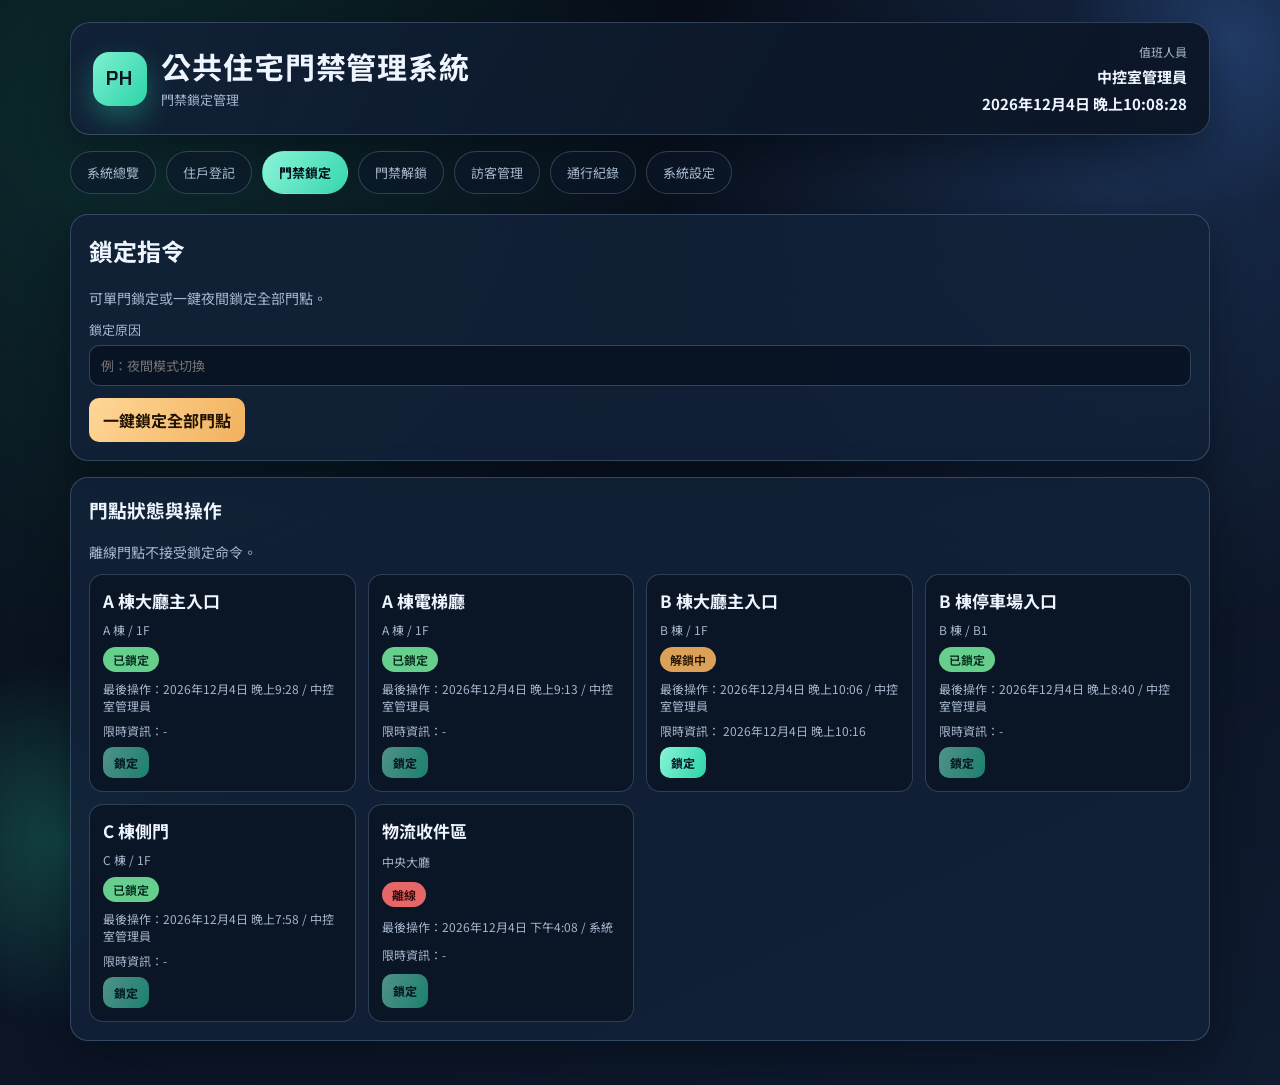
<file: lock.html>
﻿<!doctype html>
<html lang="zh-Hant">
  <head>
    <meta charset="utf-8" />
    <meta name="viewport" content="width=device-width, initial-scale=1" />
    <title>公共住宅門禁管理系統｜門禁鎖定</title>
    <link rel="preconnect" href="https://fonts.googleapis.com" />
    <link rel="preconnect" href="https://fonts.gstatic.com" crossorigin />
    <link
      href="https://fonts.googleapis.com/css2?family=Chakra+Petch:wght@500;700&family=Noto+Sans+TC:wght@400;500;700&display=swap"
      rel="stylesheet"
    />
    <link rel="stylesheet" href="styles.css" />
    <script src="app.js" defer></script>
  </head>
  <body data-page="lock">
    <div class="app-shell">
      <header class="app-header">
        <div class="brand">
          <div class="brand-badge">PH</div>
          <div>
            <h1>公共住宅門禁管理系統</h1>
            <p>門禁鎖定管理</p>
          </div>
        </div>
        <div class="header-meta">
          <div class="meta-label">值班人員</div>
          <div class="meta-value" id="operatorLabel">管理員</div>
          <div class="meta-value" id="liveClock">--</div>
        </div>
      </header>

      <nav class="page-nav" aria-label="功能分頁">
        <a href="index.html" data-nav="dashboard">系統總覽</a>
        <a href="register.html" data-nav="register">住戶登記</a>
        <a href="lock.html" data-nav="lock">門禁鎖定</a>
        <a href="unlock.html" data-nav="unlock">門禁解鎖</a>
        <a href="visitors.html" data-nav="visitors">訪客管理</a>
        <a href="logs.html" data-nav="logs">通行紀錄</a>
        <a href="settings.html" data-nav="settings">系統設定</a>
      </nav>

      <main class="layout">
        <section class="panel">
          <div class="panel-head">
            <div>
              <h2>鎖定指令</h2>
              <p>可單門鎖定或一鍵夜間鎖定全部門點。</p>
            </div>
          </div>
          <label>
            鎖定原因
            <input id="lockReason" type="text" placeholder="例：夜間模式切換" />
          </label>
          <div class="btn-row">
            <button id="lockAllBtn" type="button" class="warn">一鍵鎖定全部門點</button>
          </div>
        </section>

        <section class="panel">
          <div class="panel-head">
            <div>
              <h3>門點狀態與操作</h3>
              <p>離線門點不接受鎖定命令。</p>
            </div>
          </div>
          <div class="door-grid" id="lockDoorGrid"></div>
        </section>
      </main>
    </div>
  </body>
</html>
</file>
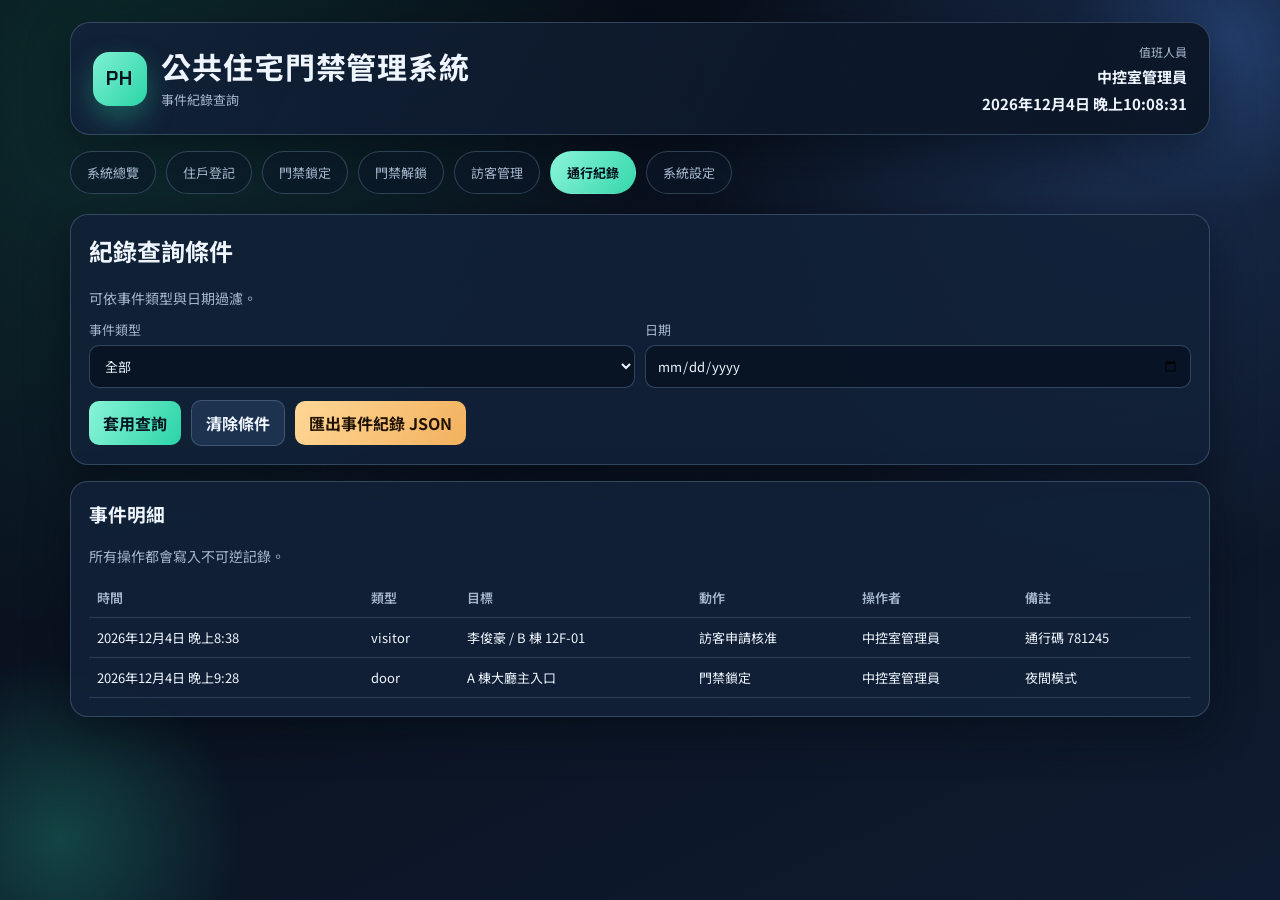
<file: logs.html>
﻿<!doctype html>
<html lang="zh-Hant">
  <head>
    <meta charset="utf-8" />
    <meta name="viewport" content="width=device-width, initial-scale=1" />
    <title>公共住宅門禁管理系統｜通行紀錄</title>
    <link rel="preconnect" href="https://fonts.googleapis.com" />
    <link rel="preconnect" href="https://fonts.gstatic.com" crossorigin />
    <link
      href="https://fonts.googleapis.com/css2?family=Chakra+Petch:wght@500;700&family=Noto+Sans+TC:wght@400;500;700&display=swap"
      rel="stylesheet"
    />
    <link rel="stylesheet" href="styles.css" />
    <script src="app.js" defer></script>
  </head>
  <body data-page="logs">
    <div class="app-shell">
      <header class="app-header">
        <div class="brand">
          <div class="brand-badge">PH</div>
          <div>
            <h1>公共住宅門禁管理系統</h1>
            <p>事件紀錄查詢</p>
          </div>
        </div>
        <div class="header-meta">
          <div class="meta-label">值班人員</div>
          <div class="meta-value" id="operatorLabel">管理員</div>
          <div class="meta-value" id="liveClock">--</div>
        </div>
      </header>

      <nav class="page-nav" aria-label="功能分頁">
        <a href="index.html" data-nav="dashboard">系統總覽</a>
        <a href="register.html" data-nav="register">住戶登記</a>
        <a href="lock.html" data-nav="lock">門禁鎖定</a>
        <a href="unlock.html" data-nav="unlock">門禁解鎖</a>
        <a href="visitors.html" data-nav="visitors">訪客管理</a>
        <a href="logs.html" data-nav="logs">通行紀錄</a>
        <a href="settings.html" data-nav="settings">系統設定</a>
      </nav>

      <main class="layout">
        <section class="panel">
          <div class="panel-head">
            <div>
              <h2>紀錄查詢條件</h2>
              <p>可依事件類型與日期過濾。</p>
            </div>
          </div>
          <div class="form-grid">
            <label>
              事件類型
              <select id="logTypeFilter">
                <option value="all">全部</option>
                <option value="resident">住戶</option>
                <option value="door">門禁</option>
                <option value="visitor">訪客</option>
                <option value="system">系統</option>
              </select>
            </label>
            <label>
              日期
              <input id="logDateFilter" type="date" />
            </label>
          </div>
          <div class="btn-row">
            <button id="applyLogFilterBtn" type="button">套用查詢</button>
            <button id="clearLogFilterBtn" type="button" class="secondary">清除條件</button>
            <button id="exportLogsBtn" type="button" class="warn">匯出事件紀錄 JSON</button>
          </div>
        </section>

        <section class="panel">
          <div class="panel-head">
            <div>
              <h3>事件明細</h3>
              <p>所有操作都會寫入不可逆記錄。</p>
            </div>
          </div>
          <div class="table-wrap">
            <table>
              <thead>
                <tr>
                  <th>時間</th>
                  <th>類型</th>
                  <th>目標</th>
                  <th>動作</th>
                  <th>操作者</th>
                  <th>備註</th>
                </tr>
              </thead>
              <tbody id="logTableBody"></tbody>
            </table>
          </div>
        </section>
      </main>
    </div>
  </body>
</html>
</file>
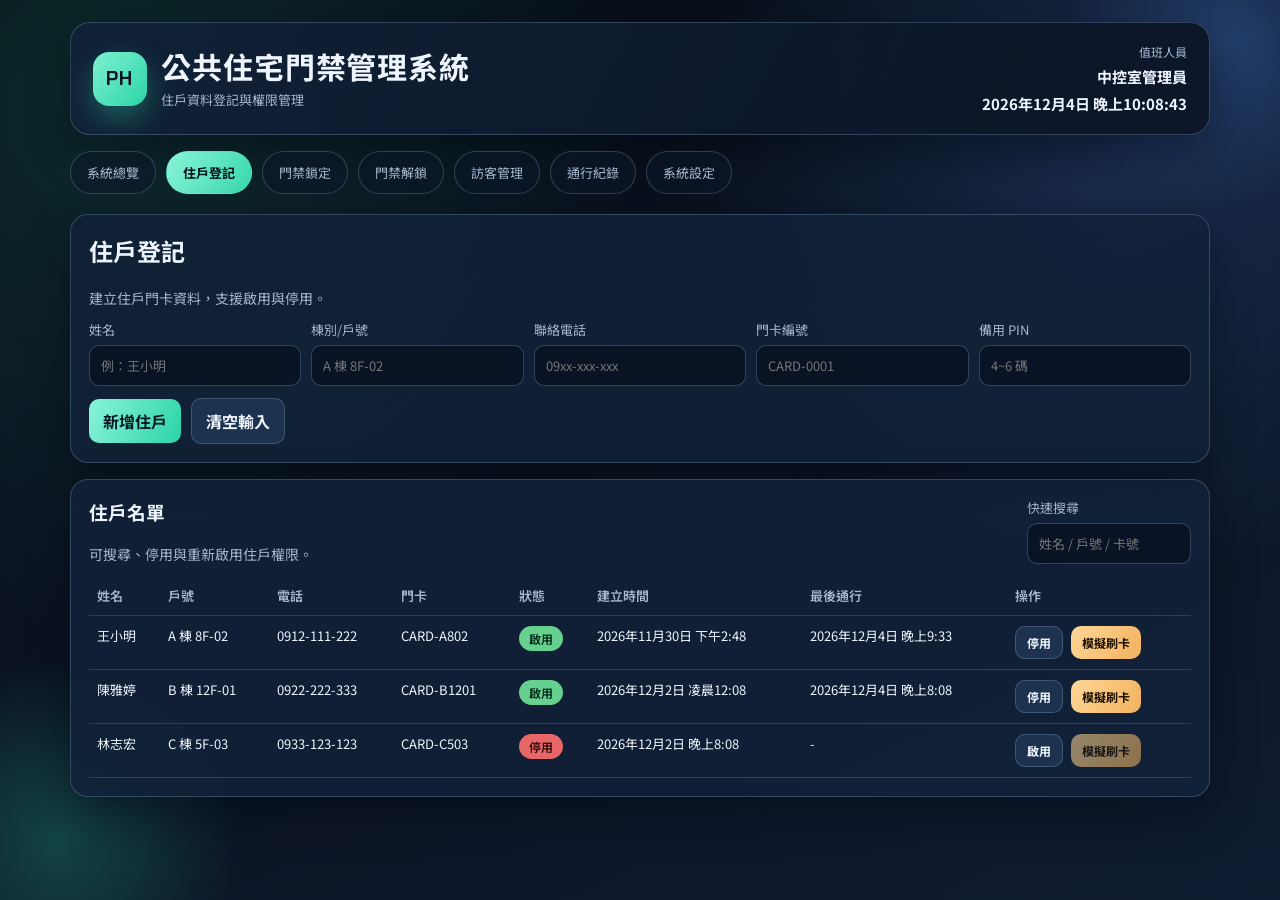
<file: register.html>
﻿<!doctype html>
<html lang="zh-Hant">
  <head>
    <meta charset="utf-8" />
    <meta name="viewport" content="width=device-width, initial-scale=1" />
    <title>公共住宅門禁管理系統｜住戶登記</title>
    <link rel="preconnect" href="https://fonts.googleapis.com" />
    <link rel="preconnect" href="https://fonts.gstatic.com" crossorigin />
    <link
      href="https://fonts.googleapis.com/css2?family=Chakra+Petch:wght@500;700&family=Noto+Sans+TC:wght@400;500;700&display=swap"
      rel="stylesheet"
    />
    <link rel="stylesheet" href="styles.css" />
    <script src="app.js" defer></script>
  </head>
  <body data-page="register">
    <div class="app-shell">
      <header class="app-header">
        <div class="brand">
          <div class="brand-badge">PH</div>
          <div>
            <h1>公共住宅門禁管理系統</h1>
            <p>住戶資料登記與權限管理</p>
          </div>
        </div>
        <div class="header-meta">
          <div class="meta-label">值班人員</div>
          <div class="meta-value" id="operatorLabel">管理員</div>
          <div class="meta-value" id="liveClock">--</div>
        </div>
      </header>

      <nav class="page-nav" aria-label="功能分頁">
        <a href="index.html" data-nav="dashboard">系統總覽</a>
        <a href="register.html" data-nav="register">住戶登記</a>
        <a href="lock.html" data-nav="lock">門禁鎖定</a>
        <a href="unlock.html" data-nav="unlock">門禁解鎖</a>
        <a href="visitors.html" data-nav="visitors">訪客管理</a>
        <a href="logs.html" data-nav="logs">通行紀錄</a>
        <a href="settings.html" data-nav="settings">系統設定</a>
      </nav>

      <main class="layout">
        <section class="panel">
          <div class="panel-head">
            <div>
              <h2>住戶登記</h2>
              <p>建立住戶門卡資料，支援啟用與停用。</p>
            </div>
          </div>
          <form id="residentForm">
            <div class="form-grid">
              <label>
                姓名
                <input type="text" name="name" required placeholder="例：王小明" />
              </label>
              <label>
                棟別/戶號
                <input type="text" name="unit" required placeholder="A 棟 8F-02" />
              </label>
              <label>
                聯絡電話
                <input type="tel" name="phone" placeholder="09xx-xxx-xxx" />
              </label>
              <label>
                門卡編號
                <input type="text" name="cardId" required placeholder="CARD-0001" />
              </label>
              <label>
                備用 PIN
                <input type="text" name="pin" placeholder="4~6 碼" />
              </label>
            </div>
            <div class="btn-row">
              <button type="submit">新增住戶</button>
              <button type="reset" class="secondary">清空輸入</button>
            </div>
          </form>
        </section>

        <section class="panel">
          <div class="panel-head">
            <div>
              <h3>住戶名單</h3>
              <p>可搜尋、停用與重新啟用住戶權限。</p>
            </div>
            <label>
              快速搜尋
              <input type="search" id="residentSearch" placeholder="姓名 / 戶號 / 卡號" />
            </label>
          </div>
          <div class="table-wrap">
            <table>
              <thead>
                <tr>
                  <th>姓名</th>
                  <th>戶號</th>
                  <th>電話</th>
                  <th>門卡</th>
                  <th>狀態</th>
                  <th>建立時間</th>
                  <th>最後通行</th>
                  <th>操作</th>
                </tr>
              </thead>
              <tbody id="residentTableBody"></tbody>
            </table>
          </div>
        </section>
      </main>
    </div>
  </body>
</html>
</file>
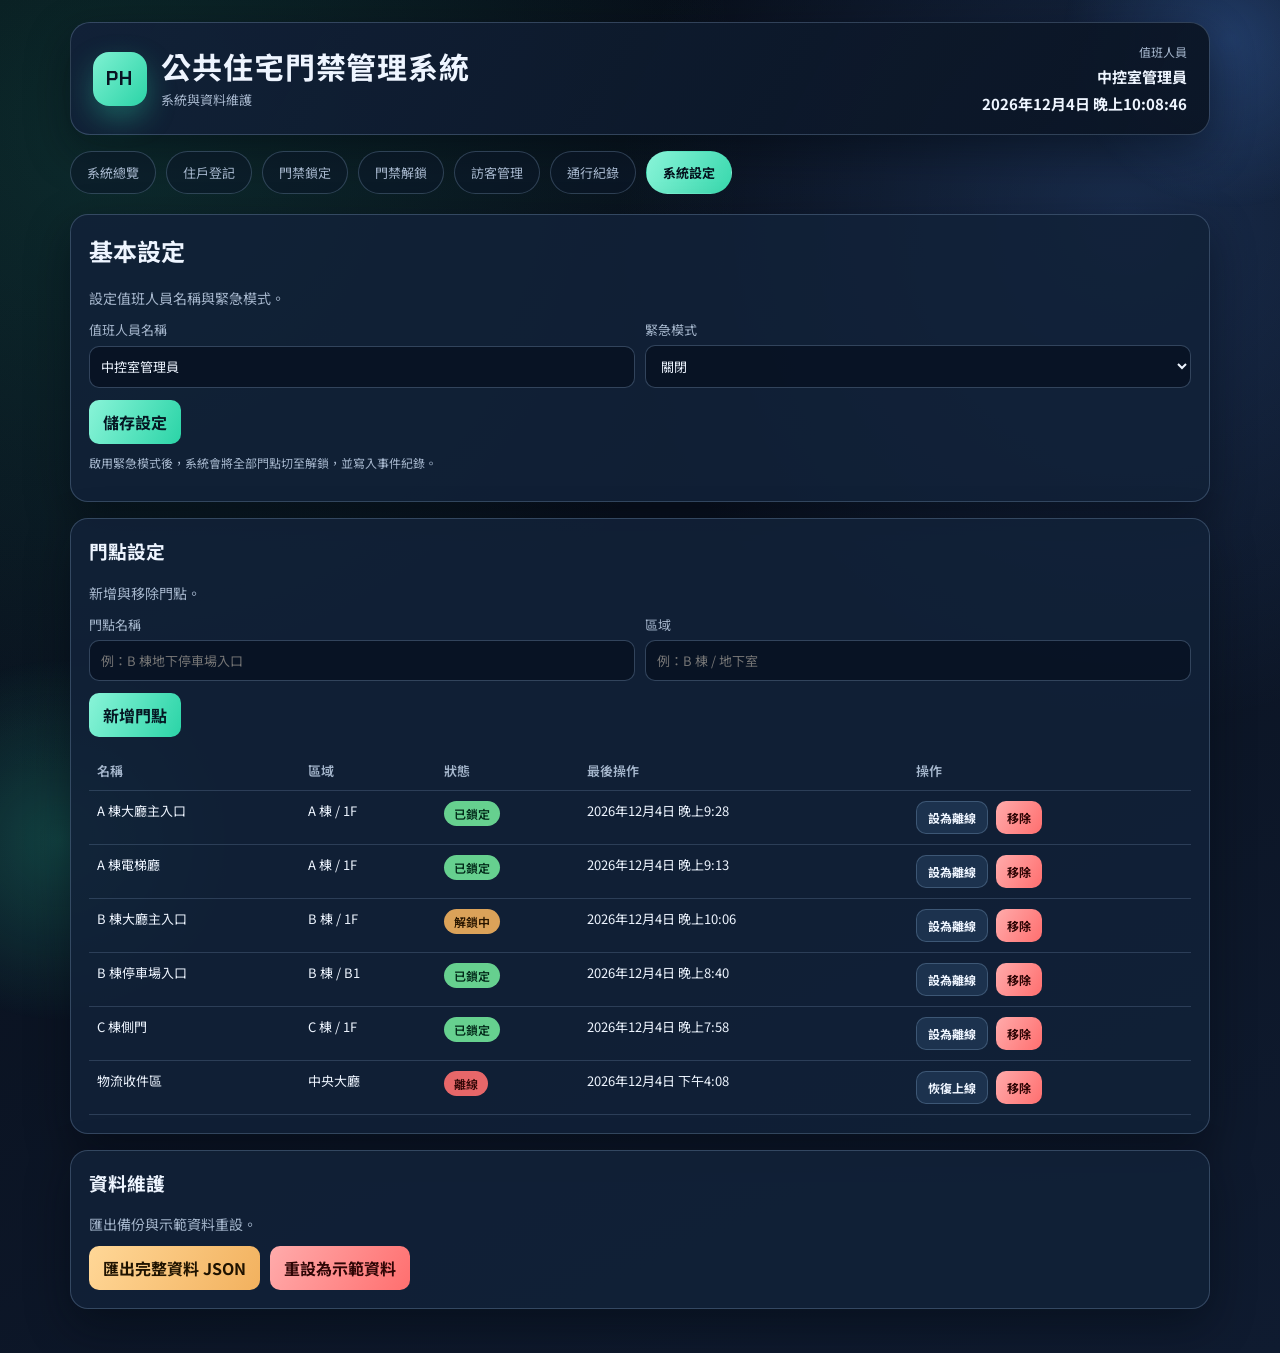
<file: settings.html>
﻿<!doctype html>
<html lang="zh-Hant">
  <head>
    <meta charset="utf-8" />
    <meta name="viewport" content="width=device-width, initial-scale=1" />
    <title>公共住宅門禁管理系統｜系統設定</title>
    <link rel="preconnect" href="https://fonts.googleapis.com" />
    <link rel="preconnect" href="https://fonts.gstatic.com" crossorigin />
    <link
      href="https://fonts.googleapis.com/css2?family=Chakra+Petch:wght@500;700&family=Noto+Sans+TC:wght@400;500;700&display=swap"
      rel="stylesheet"
    />
    <link rel="stylesheet" href="styles.css" />
    <script src="app.js" defer></script>
  </head>
  <body data-page="settings">
    <div class="app-shell">
      <header class="app-header">
        <div class="brand">
          <div class="brand-badge">PH</div>
          <div>
            <h1>公共住宅門禁管理系統</h1>
            <p>系統與資料維護</p>
          </div>
        </div>
        <div class="header-meta">
          <div class="meta-label">值班人員</div>
          <div class="meta-value" id="operatorLabel">管理員</div>
          <div class="meta-value" id="liveClock">--</div>
        </div>
      </header>

      <nav class="page-nav" aria-label="功能分頁">
        <a href="index.html" data-nav="dashboard">系統總覽</a>
        <a href="register.html" data-nav="register">住戶登記</a>
        <a href="lock.html" data-nav="lock">門禁鎖定</a>
        <a href="unlock.html" data-nav="unlock">門禁解鎖</a>
        <a href="visitors.html" data-nav="visitors">訪客管理</a>
        <a href="logs.html" data-nav="logs">通行紀錄</a>
        <a href="settings.html" data-nav="settings">系統設定</a>
      </nav>

      <main class="layout">
        <section class="panel">
          <div class="panel-head">
            <div>
              <h2>基本設定</h2>
              <p>設定值班人員名稱與緊急模式。</p>
            </div>
          </div>
          <form id="settingsForm">
            <div class="form-grid">
              <label>
                值班人員名稱
                <input id="operatorName" type="text" required placeholder="例：中控室 王班長" />
              </label>
              <label>
                緊急模式
                <select id="emergencyModeSelect">
                  <option value="off">關閉</option>
                  <option value="on">啟用（全門解鎖）</option>
                </select>
              </label>
            </div>
            <div class="btn-row">
              <button type="submit">儲存設定</button>
            </div>
          </form>
          <p class="footer-note">啟用緊急模式後，系統會將全部門點切至解鎖，並寫入事件紀錄。</p>
        </section>

        <section class="panel">
          <div class="panel-head">
            <div>
              <h3>門點設定</h3>
              <p>新增與移除門點。</p>
            </div>
          </div>
          <form id="addDoorForm">
            <div class="form-grid">
              <label>
                門點名稱
                <input name="name" type="text" required placeholder="例：B 棟地下停車場入口" />
              </label>
              <label>
                區域
                <input name="zone" type="text" required placeholder="例：B 棟 / 地下室" />
              </label>
            </div>
            <div class="btn-row">
              <button type="submit">新增門點</button>
            </div>
          </form>
          <div class="table-wrap" style="margin-top: 14px">
            <table>
              <thead>
                <tr>
                  <th>名稱</th>
                  <th>區域</th>
                  <th>狀態</th>
                  <th>最後操作</th>
                  <th>操作</th>
                </tr>
              </thead>
              <tbody id="settingsDoorTableBody"></tbody>
            </table>
          </div>
        </section>

        <section class="panel">
          <div class="panel-head">
            <div>
              <h3>資料維護</h3>
              <p>匯出備份與示範資料重設。</p>
            </div>
          </div>
          <div class="btn-row">
            <button id="exportDataBtn" type="button" class="warn">匯出完整資料 JSON</button>
            <button id="resetDemoBtn" type="button" class="danger">重設為示範資料</button>
          </div>
        </section>
      </main>
    </div>
  </body>
</html>
</file>
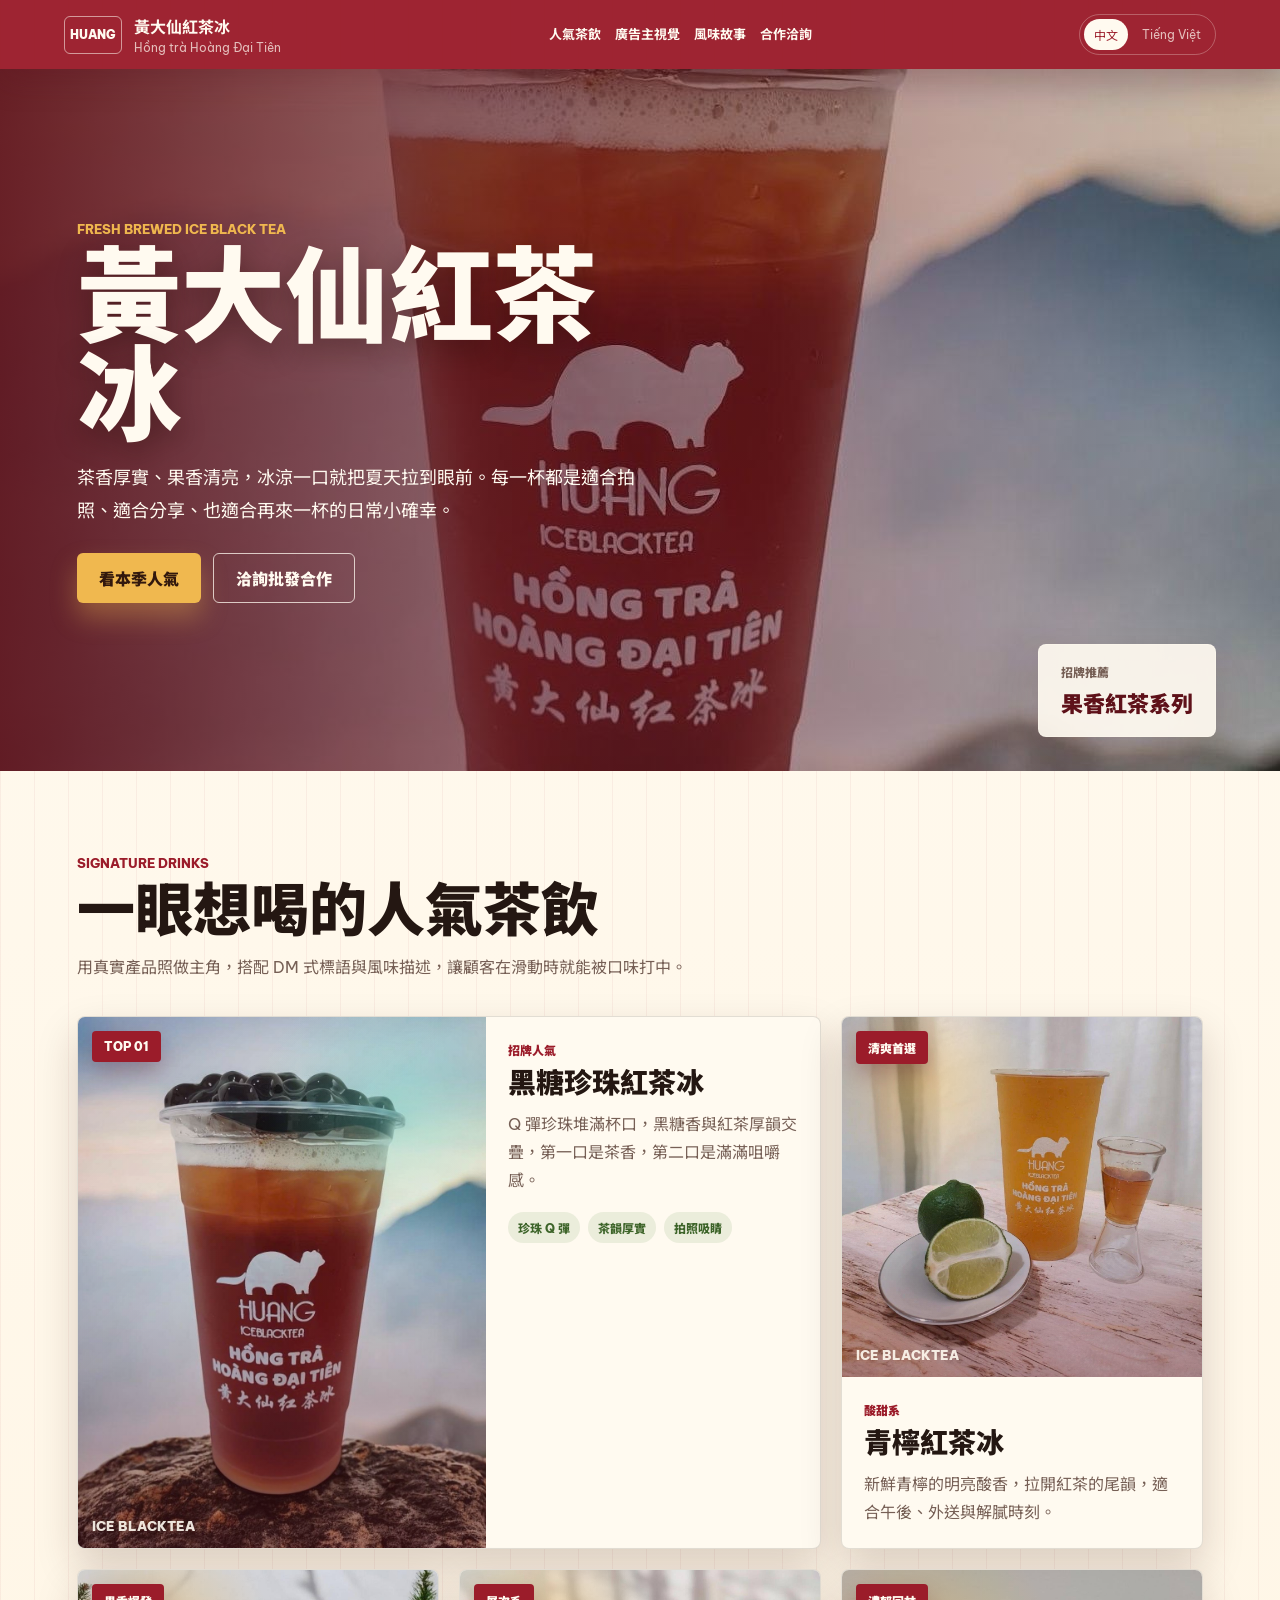
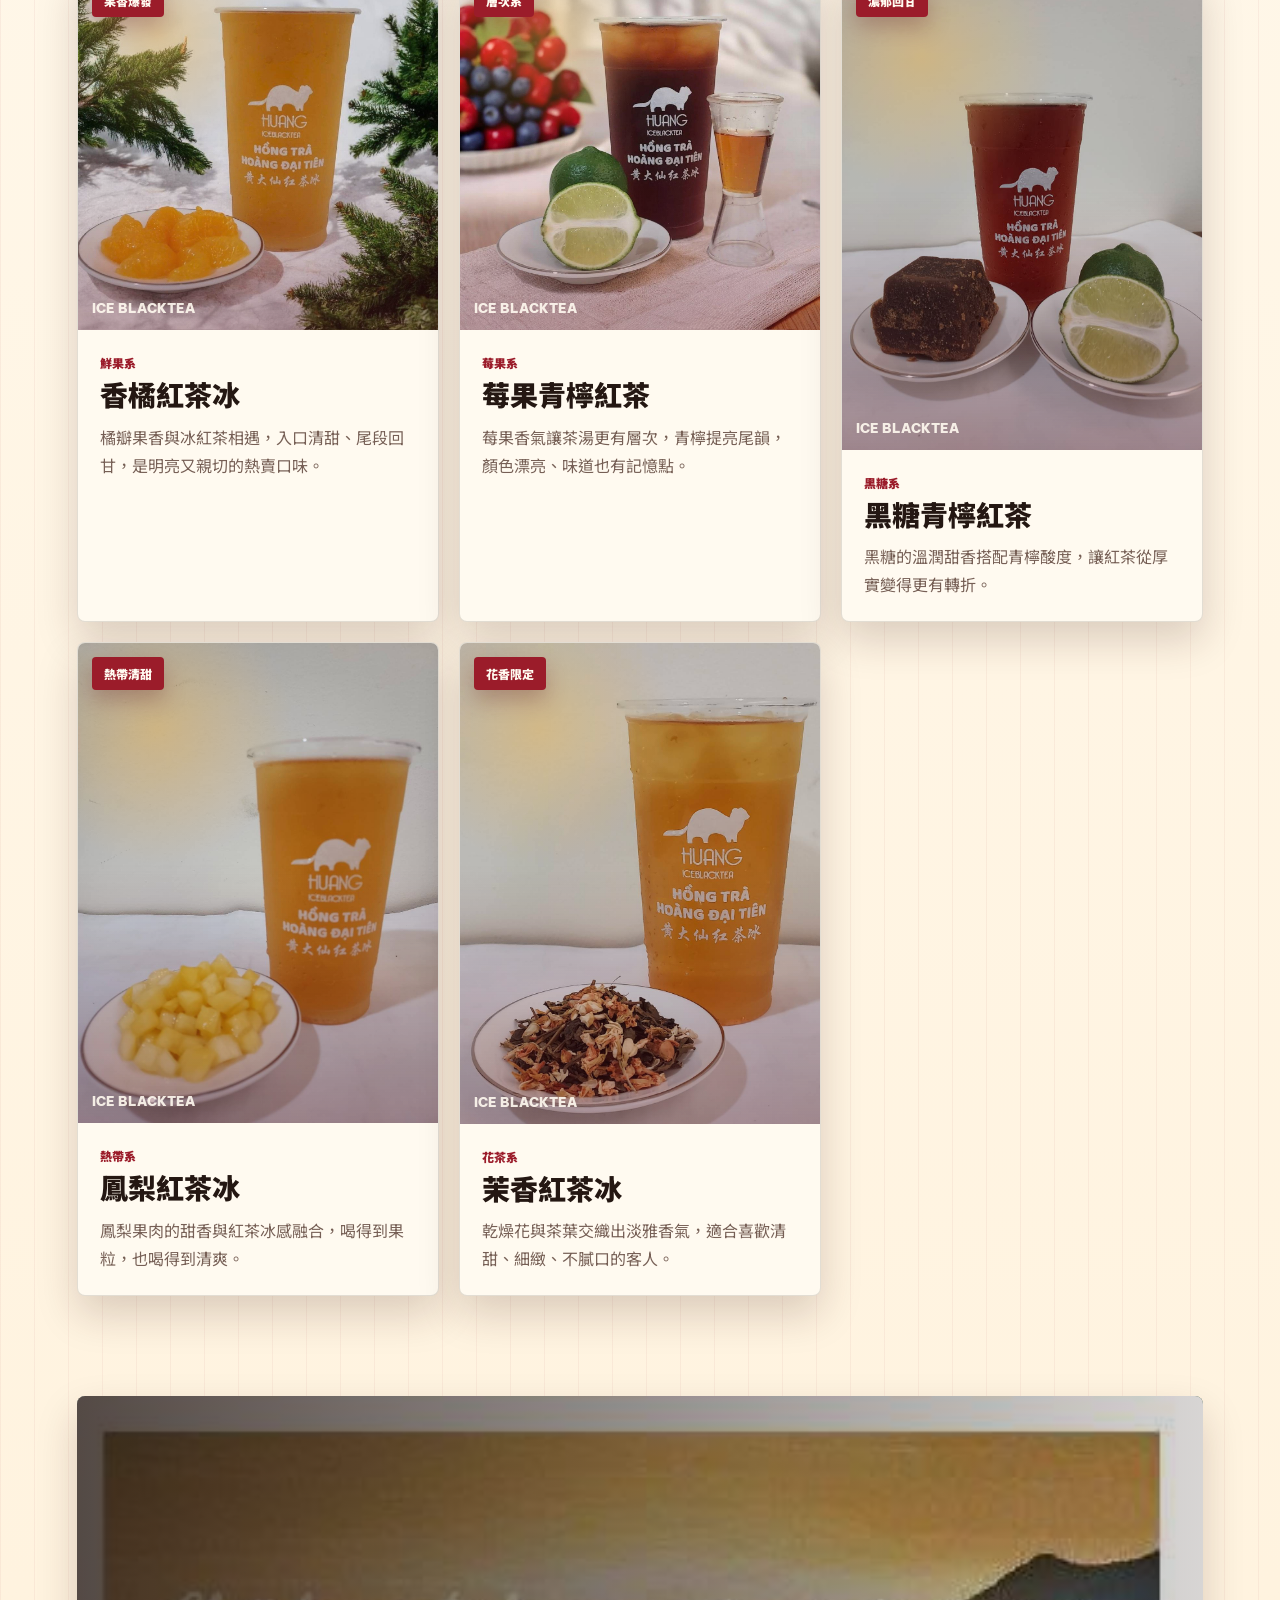
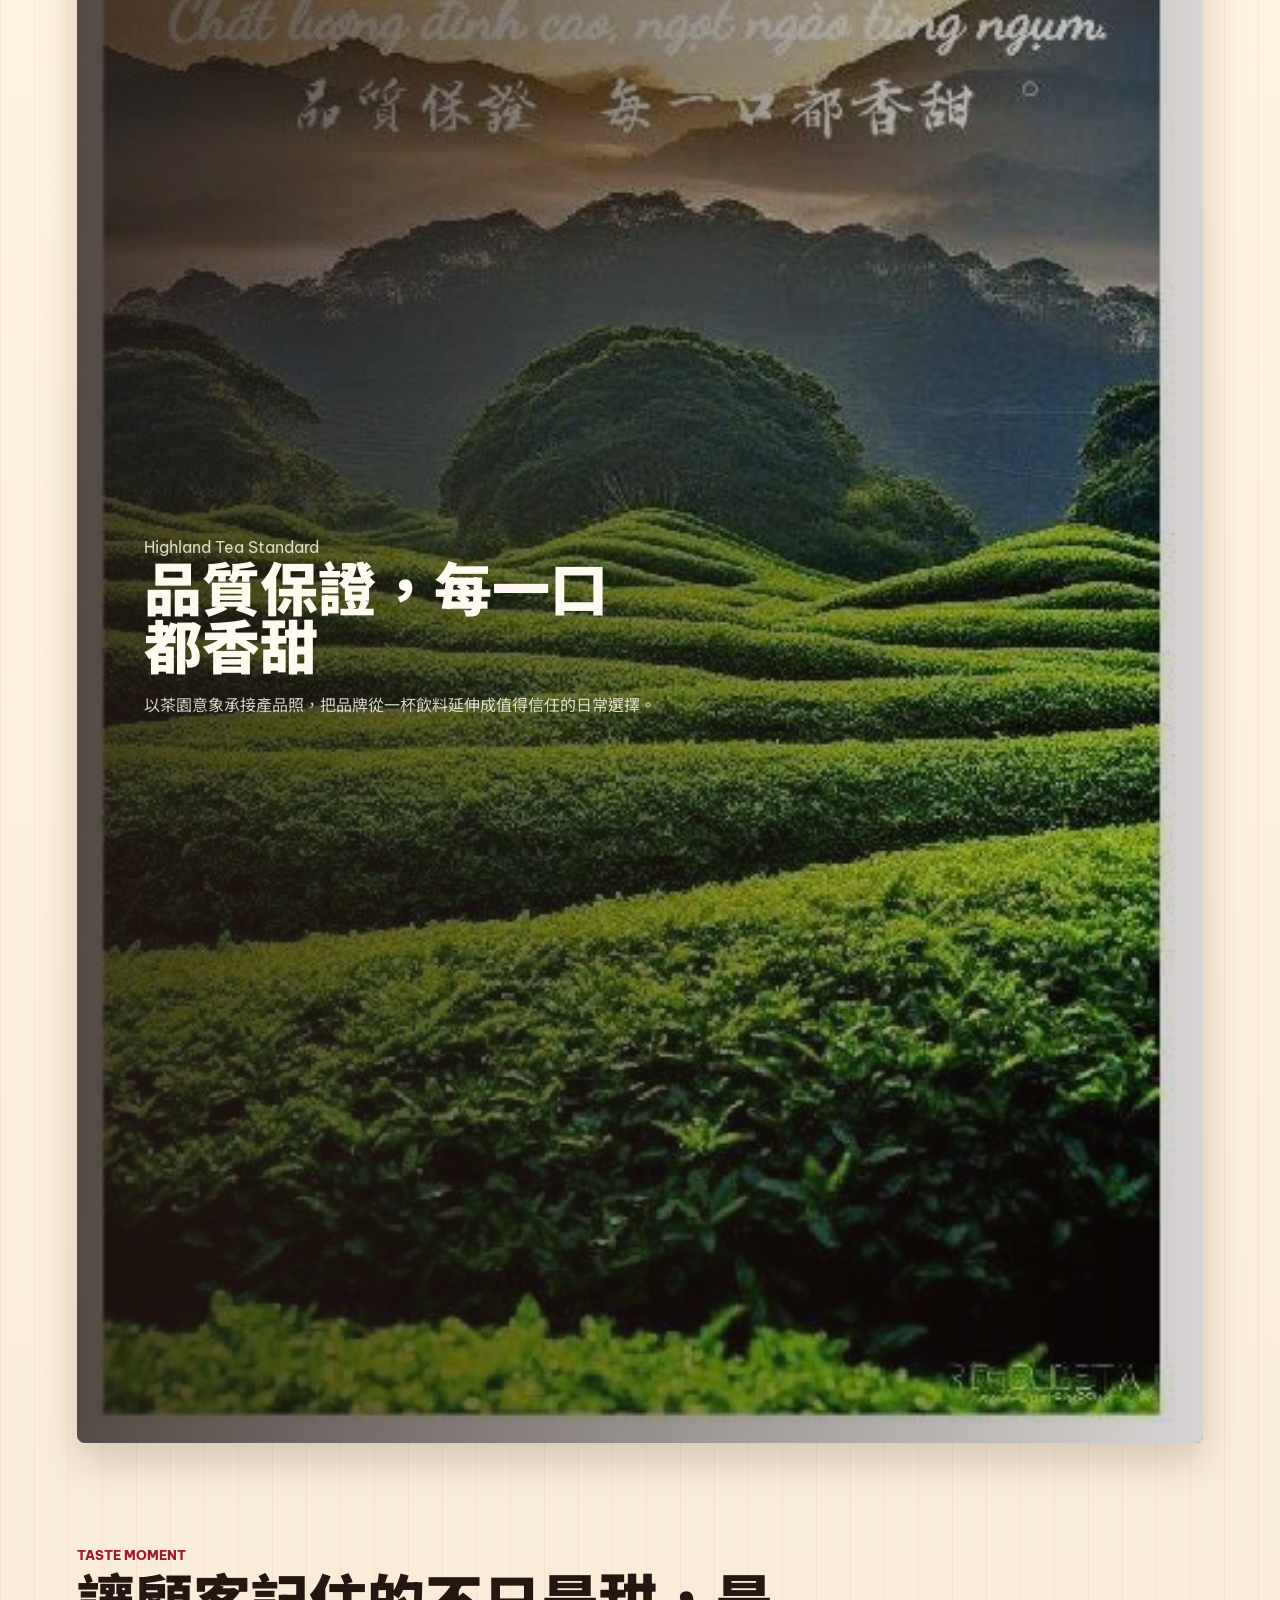
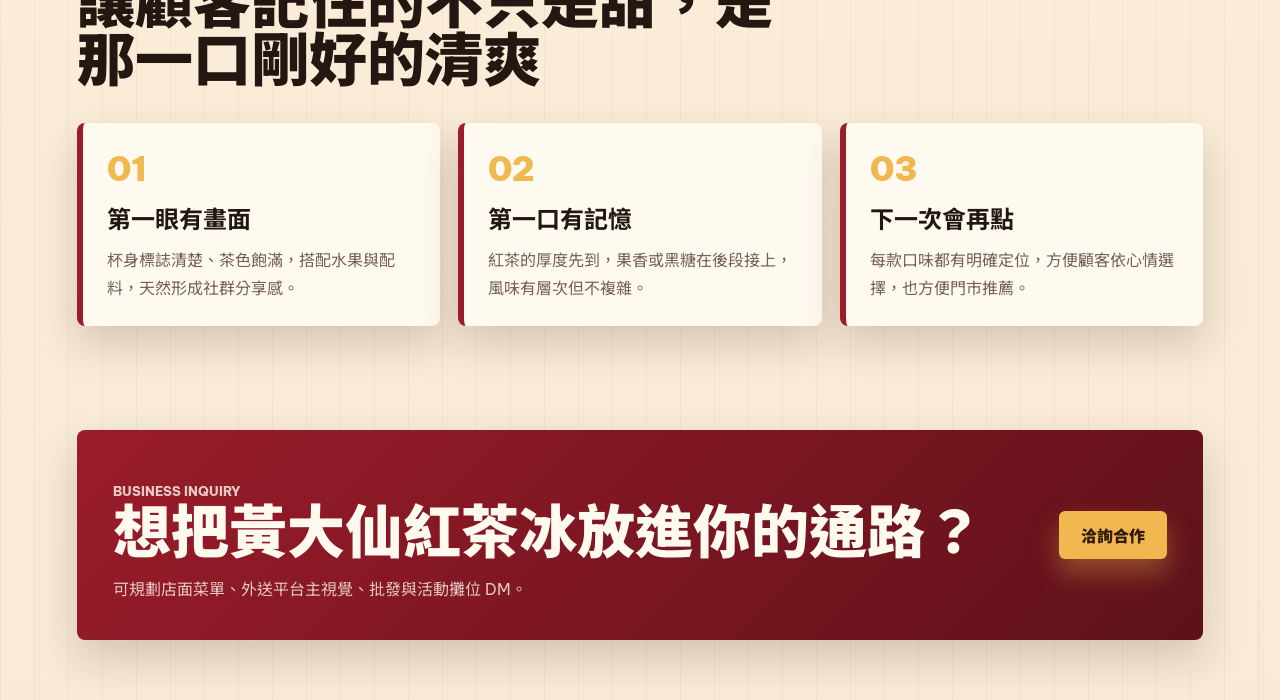
<file: tea.html>
<!doctype html>
<html lang="zh-Hant">
  <head>
    <meta charset="utf-8" />
    <meta name="viewport" content="width=device-width, initial-scale=1" />
    <title>黃大仙紅茶冰｜HUANG ICE BLACKTEA</title>
    <meta
      name="description"
      content="黃大仙紅茶冰，以實拍產品照與廣告 DM 視覺呈現多款果香紅茶、黑糖紅茶與珍珠紅茶。"
    />
    <link rel="preconnect" href="https://fonts.googleapis.com" />
    <link rel="preconnect" href="https://fonts.gstatic.com" crossorigin />
    <link
      href="https://fonts.googleapis.com/css2?family=Be+Vietnam+Pro:wght@400;600;700;800&family=Noto+Sans+TC:wght@400;500;700;900&display=swap"
      rel="stylesheet"
    />
    <link rel="stylesheet" href="tea.css" />
    <script src="tea.js" defer></script>
  </head>
  <body>
    <header class="site-header">
      <a class="brand" href="#top">
        <span class="brand-mark">HUANG</span>
        <span>
          <strong data-i18n="brand.name">黃大仙紅茶冰</strong>
          <small data-i18n="brand.sub">Hồng trà Hoàng Đại Tiên</small>
        </span>
      </a>
      <nav class="nav" aria-label="主要導覽">
        <a href="#products" data-i18n="nav.products">人氣茶飲</a>
        <a href="#poster" data-i18n="nav.poster">廣告主視覺</a>
        <a href="#story" data-i18n="nav.story">風味故事</a>
        <a href="#contact" data-i18n="nav.contact">合作洽詢</a>
      </nav>
      <div class="lang-switch" role="group" aria-label="Language switch">
        <button class="lang-btn active" type="button" data-lang="zh">中文</button>
        <button class="lang-btn" type="button" data-lang="vi">Tiếng Việt</button>
      </div>
    </header>

    <main id="top">
      <section class="hero" aria-label="黃大仙紅茶冰主視覺">
        <div class="hero-slide is-active" style="background-image: url('assets/tea-products/1318155_0.jpg')"></div>
        <div class="hero-slide" style="background-image: url('assets/tea-products/1318154_0.jpg')"></div>
        <div class="hero-slide" style="background-image: url('assets/tea-products/1318153_0.jpg')"></div>
        <div class="hero-shade"></div>
        <div class="hero-copy">
          <p class="eyebrow" data-i18n="hero.eyebrow">Fresh Brewed Ice Black Tea</p>
          <h1 data-i18n="hero.title">黃大仙紅茶冰</h1>
          <p data-i18n="hero.lead">
            茶香厚實、果香清亮，冰涼一口就把夏天拉到眼前。每一杯都是適合拍照、適合分享、也適合再來一杯的日常小確幸。
          </p>
          <div class="hero-actions">
            <a class="btn primary" href="#products" data-i18n="hero.cta1">看本季人氣</a>
            <a class="btn ghost" href="#contact" data-i18n="hero.cta2">洽詢批發合作</a>
          </div>
        </div>
        <div class="hero-badge">
          <span data-i18n="hero.badgeTop">招牌推薦</span>
          <strong data-i18n="hero.badgeMain">果香紅茶系列</strong>
        </div>
      </section>

      <section id="products" class="section product-section">
        <div class="section-head">
          <p class="eyebrow red" data-i18n="products.eyebrow">Signature Drinks</p>
          <h2 data-i18n="products.title">一眼想喝的人氣茶飲</h2>
          <p data-i18n="products.lead">用真實產品照做主角，搭配 DM 式標語與風味描述，讓顧客在滑動時就能被口味打中。</p>
        </div>
        <div class="product-grid">
          <article class="product-card feature reveal">
            <div class="product-media dm-glow">
              <img src="assets/tea-products/1318155_0.jpg" alt="珍珠紅茶冰" />
              <span class="dm-label" data-i18n="product.pearl.label">TOP 01</span>
            </div>
            <div class="product-body">
              <span class="product-tag" data-i18n="product.pearl.tag">招牌人氣</span>
              <h3 data-i18n="product.pearl.title">黑糖珍珠紅茶冰</h3>
              <p data-i18n="product.pearl.desc">Q 彈珍珠堆滿杯口，黑糖香與紅茶厚韻交疊，第一口是茶香，第二口是滿滿咀嚼感。</p>
              <div class="flavor-list">
                <span data-i18n="product.pearl.note1">珍珠 Q 彈</span>
                <span data-i18n="product.pearl.note2">茶韻厚實</span>
                <span data-i18n="product.pearl.note3">拍照吸睛</span>
              </div>
            </div>
          </article>

          <article class="product-card reveal">
            <div class="product-media">
              <img src="assets/tea-products/1318152_0.jpg" alt="檸檬紅茶冰" />
              <span class="dm-label" data-i18n="product.lemon.label">清爽首選</span>
            </div>
            <div class="product-body">
              <span class="product-tag" data-i18n="product.lemon.tag">酸甜系</span>
              <h3 data-i18n="product.lemon.title">青檸紅茶冰</h3>
              <p data-i18n="product.lemon.desc">新鮮青檸的明亮酸香，拉開紅茶的尾韻，適合午後、外送與解膩時刻。</p>
            </div>
          </article>

          <article class="product-card reveal">
            <div class="product-media">
              <img src="assets/tea-products/1318153_0.jpg" alt="橘香紅茶冰" />
              <span class="dm-label" data-i18n="product.orange.label">果香爆發</span>
            </div>
            <div class="product-body">
              <span class="product-tag" data-i18n="product.orange.tag">鮮果系</span>
              <h3 data-i18n="product.orange.title">香橘紅茶冰</h3>
              <p data-i18n="product.orange.desc">橘瓣果香與冰紅茶相遇，入口清甜、尾段回甘，是明亮又親切的熱賣口味。</p>
            </div>
          </article>

          <article class="product-card reveal">
            <div class="product-media">
              <img src="assets/tea-products/1318154_0.jpg" alt="莓果檸檬紅茶" />
              <span class="dm-label" data-i18n="product.berry.label">層次系</span>
            </div>
            <div class="product-body">
              <span class="product-tag" data-i18n="product.berry.tag">莓果系</span>
              <h3 data-i18n="product.berry.title">莓果青檸紅茶</h3>
              <p data-i18n="product.berry.desc">莓果香氣讓茶湯更有層次，青檸提亮尾韻，顏色漂亮、味道也有記憶點。</p>
            </div>
          </article>

          <article class="product-card reveal">
            <div class="product-media">
              <img src="assets/tea-products/1318162_0.jpg" alt="黑糖檸檬紅茶冰" />
              <span class="dm-label" data-i18n="product.brown.label">濃郁回甘</span>
            </div>
            <div class="product-body">
              <span class="product-tag" data-i18n="product.brown.tag">黑糖系</span>
              <h3 data-i18n="product.brown.title">黑糖青檸紅茶</h3>
              <p data-i18n="product.brown.desc">黑糖的溫潤甜香搭配青檸酸度，讓紅茶從厚實變得更有轉折。</p>
            </div>
          </article>

          <article class="product-card reveal">
            <div class="product-media">
              <img src="assets/tea-products/1318163_0.jpg" alt="鳳梨紅茶冰" />
              <span class="dm-label" data-i18n="product.pine.label">熱帶清甜</span>
            </div>
            <div class="product-body">
              <span class="product-tag" data-i18n="product.pine.tag">熱帶系</span>
              <h3 data-i18n="product.pine.title">鳳梨紅茶冰</h3>
              <p data-i18n="product.pine.desc">鳳梨果肉的甜香與紅茶冰感融合，喝得到果粒，也喝得到清爽。</p>
            </div>
          </article>

          <article class="product-card reveal">
            <div class="product-media">
              <img src="assets/tea-products/1318165.jpg" alt="花香紅茶冰" />
              <span class="dm-label" data-i18n="product.flower.label">花香限定</span>
            </div>
            <div class="product-body">
              <span class="product-tag" data-i18n="product.flower.tag">花茶系</span>
              <h3 data-i18n="product.flower.title">茉香紅茶冰</h3>
              <p data-i18n="product.flower.desc">乾燥花與茶葉交織出淡雅香氣，適合喜歡清甜、細緻、不膩口的客人。</p>
            </div>
          </article>
        </div>
      </section>

      <section id="poster" class="poster-section">
        <div class="poster">
          <img src="assets/tea-products/1318156_0.jpg" alt="茶園品質保證海報" />
          <div class="poster-copy">
            <p data-i18n="poster.kicker">Highland Tea Standard</p>
            <h2 data-i18n="poster.title">品質保證，每一口都香甜</h2>
            <p data-i18n="poster.lead">以茶園意象承接產品照，把品牌從一杯飲料延伸成值得信任的日常選擇。</p>
          </div>
        </div>
      </section>

      <section id="story" class="section story-strip">
        <div class="section-head">
          <p class="eyebrow red" data-i18n="story.eyebrow">Taste Moment</p>
          <h2 data-i18n="story.title">讓顧客記住的不只是甜，是那一口剛好的清爽</h2>
        </div>
        <div class="story-grid">
          <article class="story-card reveal">
            <span>01</span>
            <h3 data-i18n="story.card1.title">第一眼有畫面</h3>
            <p data-i18n="story.card1.desc">杯身標誌清楚、茶色飽滿，搭配水果與配料，天然形成社群分享感。</p>
          </article>
          <article class="story-card reveal">
            <span>02</span>
            <h3 data-i18n="story.card2.title">第一口有記憶</h3>
            <p data-i18n="story.card2.desc">紅茶的厚度先到，果香或黑糖在後段接上，風味有層次但不複雜。</p>
          </article>
          <article class="story-card reveal">
            <span>03</span>
            <h3 data-i18n="story.card3.title">下一次會再點</h3>
            <p data-i18n="story.card3.desc">每款口味都有明確定位，方便顧客依心情選擇，也方便門市推薦。</p>
          </article>
        </div>
      </section>

      <section id="contact" class="contact-band">
        <div>
          <p class="eyebrow" data-i18n="contact.eyebrow">Business Inquiry</p>
          <h2 data-i18n="contact.title">想把黃大仙紅茶冰放進你的通路？</h2>
          <p data-i18n="contact.lead">可規劃店面菜單、外送平台主視覺、批發與活動攤位 DM。</p>
        </div>
        <a class="btn primary" href="mailto:hello@huang-tea.example" data-i18n="contact.button">洽詢合作</a>
      </section>
    </main>
  </body>
</html>
</file>
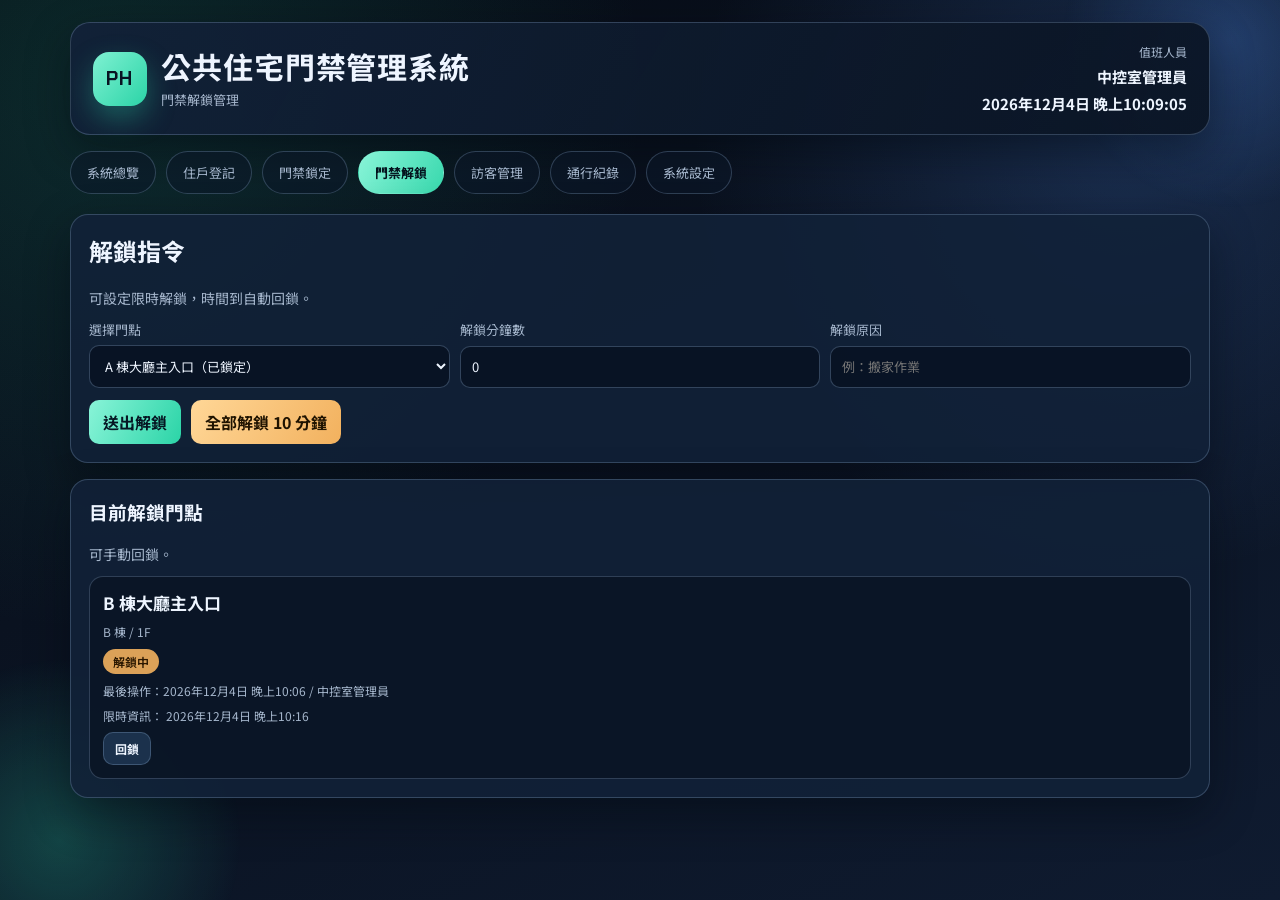
<file: unlock.html>
﻿<!doctype html>
<html lang="zh-Hant">
  <head>
    <meta charset="utf-8" />
    <meta name="viewport" content="width=device-width, initial-scale=1" />
    <title>公共住宅門禁管理系統｜門禁解鎖</title>
    <link rel="preconnect" href="https://fonts.googleapis.com" />
    <link rel="preconnect" href="https://fonts.gstatic.com" crossorigin />
    <link
      href="https://fonts.googleapis.com/css2?family=Chakra+Petch:wght@500;700&family=Noto+Sans+TC:wght@400;500;700&display=swap"
      rel="stylesheet"
    />
    <link rel="stylesheet" href="styles.css" />
    <script src="app.js" defer></script>
  </head>
  <body data-page="unlock">
    <div class="app-shell">
      <header class="app-header">
        <div class="brand">
          <div class="brand-badge">PH</div>
          <div>
            <h1>公共住宅門禁管理系統</h1>
            <p>門禁解鎖管理</p>
          </div>
        </div>
        <div class="header-meta">
          <div class="meta-label">值班人員</div>
          <div class="meta-value" id="operatorLabel">管理員</div>
          <div class="meta-value" id="liveClock">--</div>
        </div>
      </header>

      <nav class="page-nav" aria-label="功能分頁">
        <a href="index.html" data-nav="dashboard">系統總覽</a>
        <a href="register.html" data-nav="register">住戶登記</a>
        <a href="lock.html" data-nav="lock">門禁鎖定</a>
        <a href="unlock.html" data-nav="unlock">門禁解鎖</a>
        <a href="visitors.html" data-nav="visitors">訪客管理</a>
        <a href="logs.html" data-nav="logs">通行紀錄</a>
        <a href="settings.html" data-nav="settings">系統設定</a>
      </nav>

      <main class="layout">
        <section class="panel">
          <div class="panel-head">
            <div>
              <h2>解鎖指令</h2>
              <p>可設定限時解鎖，時間到自動回鎖。</p>
            </div>
          </div>
          <form id="unlockForm">
            <div class="form-grid">
              <label>
                選擇門點
                <select id="unlockDoorSelect" name="doorId" required></select>
              </label>
              <label>
                解鎖分鐘數
                <input id="unlockMinutes" type="number" min="0" max="720" value="0" />
              </label>
              <label>
                解鎖原因
                <input id="unlockReason" type="text" placeholder="例：搬家作業" />
              </label>
            </div>
            <div class="btn-row">
              <button type="submit">送出解鎖</button>
              <button id="unlockAllTenBtn" type="button" class="warn">全部解鎖 10 分鐘</button>
            </div>
          </form>
        </section>

        <section class="panel">
          <div class="panel-head">
            <div>
              <h3>目前解鎖門點</h3>
              <p>可手動回鎖。</p>
            </div>
          </div>
          <div class="door-grid" id="unlockedDoorGrid"></div>
        </section>
      </main>
    </div>
  </body>
</html>
</file>
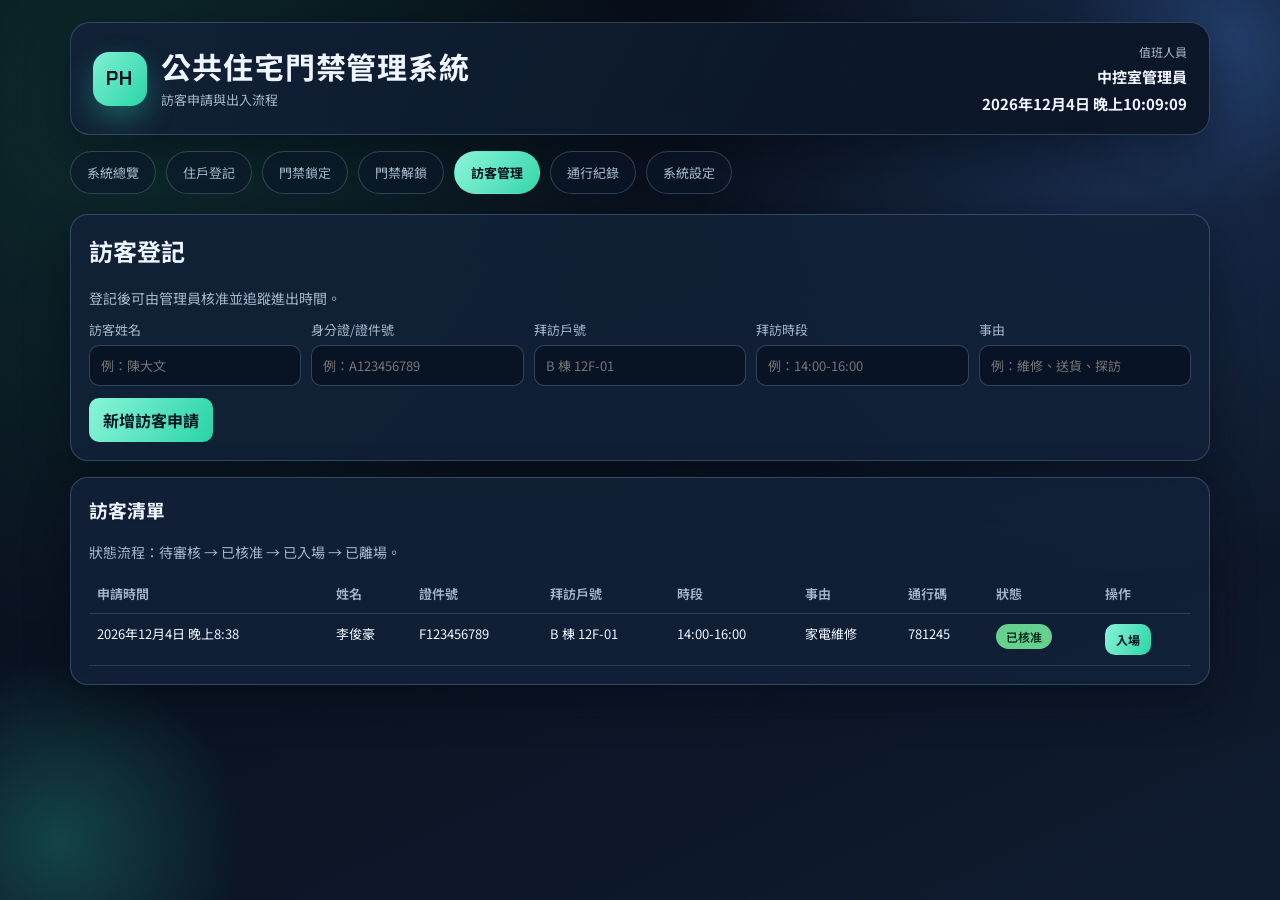
<file: visitors.html>
﻿<!doctype html>
<html lang="zh-Hant">
  <head>
    <meta charset="utf-8" />
    <meta name="viewport" content="width=device-width, initial-scale=1" />
    <title>公共住宅門禁管理系統｜訪客管理</title>
    <link rel="preconnect" href="https://fonts.googleapis.com" />
    <link rel="preconnect" href="https://fonts.gstatic.com" crossorigin />
    <link
      href="https://fonts.googleapis.com/css2?family=Chakra+Petch:wght@500;700&family=Noto+Sans+TC:wght@400;500;700&display=swap"
      rel="stylesheet"
    />
    <link rel="stylesheet" href="styles.css" />
    <script src="app.js" defer></script>
  </head>
  <body data-page="visitors">
    <div class="app-shell">
      <header class="app-header">
        <div class="brand">
          <div class="brand-badge">PH</div>
          <div>
            <h1>公共住宅門禁管理系統</h1>
            <p>訪客申請與出入流程</p>
          </div>
        </div>
        <div class="header-meta">
          <div class="meta-label">值班人員</div>
          <div class="meta-value" id="operatorLabel">管理員</div>
          <div class="meta-value" id="liveClock">--</div>
        </div>
      </header>

      <nav class="page-nav" aria-label="功能分頁">
        <a href="index.html" data-nav="dashboard">系統總覽</a>
        <a href="register.html" data-nav="register">住戶登記</a>
        <a href="lock.html" data-nav="lock">門禁鎖定</a>
        <a href="unlock.html" data-nav="unlock">門禁解鎖</a>
        <a href="visitors.html" data-nav="visitors">訪客管理</a>
        <a href="logs.html" data-nav="logs">通行紀錄</a>
        <a href="settings.html" data-nav="settings">系統設定</a>
      </nav>

      <main class="layout">
        <section class="panel">
          <div class="panel-head">
            <div>
              <h2>訪客登記</h2>
              <p>登記後可由管理員核准並追蹤進出時間。</p>
            </div>
          </div>
          <form id="visitorForm">
            <div class="form-grid">
              <label>
                訪客姓名
                <input type="text" name="name" required placeholder="例：陳大文" />
              </label>
              <label>
                身分證/證件號
                <input type="text" name="idNo" required placeholder="例：A123456789" />
              </label>
              <label>
                拜訪戶號
                <input type="text" name="hostUnit" required placeholder="B 棟 12F-01" />
              </label>
              <label>
                拜訪時段
                <input type="text" name="visitWindow" placeholder="例：14:00-16:00" />
              </label>
              <label>
                事由
                <input type="text" name="purpose" required placeholder="例：維修、送貨、探訪" />
              </label>
            </div>
            <div class="btn-row">
              <button type="submit">新增訪客申請</button>
            </div>
          </form>
        </section>

        <section class="panel">
          <div class="panel-head">
            <div>
              <h3>訪客清單</h3>
              <p>狀態流程：待審核 → 已核准 → 已入場 → 已離場。</p>
            </div>
          </div>
          <div class="table-wrap">
            <table>
              <thead>
                <tr>
                  <th>申請時間</th>
                  <th>姓名</th>
                  <th>證件號</th>
                  <th>拜訪戶號</th>
                  <th>時段</th>
                  <th>事由</th>
                  <th>通行碼</th>
                  <th>狀態</th>
                  <th>操作</th>
                </tr>
              </thead>
              <tbody id="visitorTableBody"></tbody>
            </table>
          </div>
        </section>
      </main>
    </div>
  </body>
</html>
</file>
<file: styles.css>
﻿:root {
  --bg: #0a1220;
  --bg-soft: #0f1b30;
  --panel: rgba(18, 33, 56, 0.88);
  --panel-strong: rgba(14, 27, 47, 0.95);
  --line: rgba(153, 187, 224, 0.26);
  --text: #eef5ff;
  --text-soft: #a5b6cc;
  --accent: #2bd4a7;
  --accent-strong: #14b48c;
  --warn: #f2b15e;
  --danger: #ff6f6f;
  --ok: #71e49a;
  --shadow: 0 16px 44px rgba(2, 8, 15, 0.45);
}

* {
  box-sizing: border-box;
}

body {
  margin: 0;
  min-height: 100vh;
  font-family: "Noto Sans TC", "Microsoft JhengHei", sans-serif;
  color: var(--text);
  background:
    radial-gradient(circle at 8% 10%, rgba(43, 212, 167, 0.15), transparent 38%),
    radial-gradient(circle at 88% 16%, rgba(84, 149, 255, 0.2), transparent 32%),
    linear-gradient(155deg, #060b14, #0a1220 42%, #0f1b30 100%);
}

body::before,
body::after {
  content: "";
  position: fixed;
  inset: auto;
  pointer-events: none;
  z-index: 0;
}

body::before {
  width: 360px;
  height: 360px;
  left: -120px;
  bottom: -120px;
  border-radius: 50%;
  background: radial-gradient(circle, rgba(43, 212, 167, 0.25), transparent 72%);
}

body::after {
  width: 340px;
  height: 340px;
  right: -120px;
  top: -130px;
  border-radius: 50%;
  background: radial-gradient(circle, rgba(84, 149, 255, 0.24), transparent 70%);
}

a {
  color: inherit;
  text-decoration: none;
}

.app-shell {
  position: relative;
  z-index: 1;
  max-width: 1180px;
  margin: 0 auto;
  padding: 22px 20px 44px;
}

.app-header {
  display: flex;
  justify-content: space-between;
  align-items: center;
  gap: 16px;
  padding: 20px 22px;
  border: 1px solid var(--line);
  border-radius: 20px;
  background: linear-gradient(120deg, rgba(18, 33, 56, 0.95), rgba(10, 20, 35, 0.92));
  box-shadow: var(--shadow);
}

.brand {
  display: flex;
  align-items: center;
  gap: 14px;
}

.brand-badge {
  width: 54px;
  height: 54px;
  border-radius: 16px;
  display: grid;
  place-items: center;
  font-family: "Chakra Petch", "Noto Sans TC", sans-serif;
  font-size: 19px;
  font-weight: 700;
  letter-spacing: 0.07em;
  color: #081422;
  background: linear-gradient(130deg, #7ff1d2, #2bd4a7);
  box-shadow: 0 12px 28px rgba(43, 212, 167, 0.34);
}

.brand h1 {
  margin: 0;
  font-size: clamp(20px, 3vw, 30px);
  line-height: 1.2;
  letter-spacing: 0.03em;
}

.brand p {
  margin: 6px 0 0;
  color: var(--text-soft);
  font-size: 13px;
}

.header-meta {
  display: grid;
  gap: 6px;
  text-align: right;
}

.meta-label {
  color: var(--text-soft);
  font-size: 12px;
}

.meta-value {
  font-weight: 700;
  font-size: 15px;
}

.page-nav {
  display: flex;
  gap: 10px;
  flex-wrap: wrap;
  margin: 16px 0 20px;
}

.page-nav a {
  padding: 11px 16px;
  border-radius: 999px;
  border: 1px solid var(--line);
  color: var(--text-soft);
  font-size: 13px;
  background: rgba(12, 24, 42, 0.55);
  transition: transform 0.2s ease, border-color 0.2s ease, color 0.2s ease;
}

.page-nav a:hover,
.page-nav a:focus {
  color: var(--text);
  border-color: rgba(43, 212, 167, 0.56);
  transform: translateY(-1px);
}

.page-nav a.active {
  color: #04131e;
  border-color: transparent;
  font-weight: 700;
  background: linear-gradient(120deg, #89f4d8, #38d8ad);
}

.layout {
  display: grid;
  gap: 16px;
}

.panel {
  border: 1px solid var(--line);
  border-radius: 18px;
  background: var(--panel);
  box-shadow: var(--shadow);
  padding: 18px;
}

.panel h2,
.panel h3 {
  margin-top: 0;
}

.panel-head {
  display: flex;
  justify-content: space-between;
  align-items: flex-start;
  gap: 14px;
  margin-bottom: 12px;
}

.panel-head p {
  margin: 7px 0 0;
  color: var(--text-soft);
  font-size: 14px;
}

.metrics-grid {
  display: grid;
  grid-template-columns: repeat(auto-fit, minmax(170px, 1fr));
  gap: 12px;
}

.metric {
  border: 1px solid rgba(138, 171, 208, 0.25);
  border-radius: 16px;
  padding: 14px;
  background: rgba(10, 22, 38, 0.62);
}

.metric .label {
  color: var(--text-soft);
  font-size: 13px;
}

.metric .value {
  margin-top: 6px;
  font-family: "Chakra Petch", "Noto Sans TC", sans-serif;
  font-size: 30px;
  font-weight: 700;
}

.metric .hint {
  margin-top: 4px;
  color: #89f4d8;
  font-size: 12px;
}

.grid-two {
  display: grid;
  grid-template-columns: 1fr 1fr;
  gap: 14px;
}

.grid-three {
  display: grid;
  grid-template-columns: repeat(auto-fit, minmax(240px, 1fr));
  gap: 14px;
}

.form-grid {
  display: grid;
  grid-template-columns: repeat(auto-fit, minmax(200px, 1fr));
  gap: 10px;
}

label {
  display: grid;
  gap: 6px;
  color: var(--text-soft);
  font-size: 13px;
}

input,
select,
textarea,
button {
  font: inherit;
}

input,
select,
textarea {
  border-radius: 10px;
  border: 1px solid rgba(148, 182, 220, 0.3);
  padding: 10px 11px;
  background: rgba(8, 19, 34, 0.83);
  color: var(--text);
}

input:focus,
select:focus,
textarea:focus {
  outline: none;
  border-color: rgba(43, 212, 167, 0.7);
  box-shadow: 0 0 0 3px rgba(43, 212, 167, 0.2);
}

textarea {
  min-height: 80px;
  resize: vertical;
}

.btn-row {
  display: flex;
  gap: 10px;
  flex-wrap: wrap;
  align-items: center;
  margin-top: 12px;
}

button {
  border: none;
  border-radius: 10px;
  padding: 10px 14px;
  cursor: pointer;
  color: #051723;
  font-weight: 700;
  background: linear-gradient(115deg, #89f4d8, #2bd4a7);
  transition: transform 0.2s ease, box-shadow 0.2s ease;
}

button:hover,
button:focus {
  transform: translateY(-1px);
  box-shadow: 0 8px 20px rgba(43, 212, 167, 0.28);
}

button.secondary {
  color: var(--text);
  background: rgba(31, 55, 84, 0.84);
  border: 1px solid rgba(148, 182, 220, 0.28);
}

button.warn {
  color: #1f1300;
  background: linear-gradient(120deg, #ffd797, #f2b15e);
}

button.danger {
  color: #2f0505;
  background: linear-gradient(120deg, #ffabab, #ff6f6f);
}

button[disabled] {
  opacity: 0.56;
  cursor: not-allowed;
  transform: none;
  box-shadow: none;
}

.table-wrap {
  overflow-x: auto;
}

table {
  width: 100%;
  border-collapse: collapse;
  min-width: 700px;
}

th,
td {
  text-align: left;
  font-size: 13px;
  padding: 10px 8px;
  border-bottom: 1px solid rgba(153, 187, 224, 0.2);
  vertical-align: top;
}

th {
  color: var(--text-soft);
  font-weight: 600;
}

.status {
  display: inline-flex;
  align-items: center;
  padding: 4px 10px;
  border-radius: 999px;
  font-size: 12px;
  font-weight: 600;
}

.status.locked,
.status.active,
.status.approved,
.status.checked_in {
  color: #032a1a;
  background: rgba(113, 228, 154, 0.9);
}

.status.unlocked,
.status.pending,
.status.warning {
  color: #2a1700;
  background: rgba(242, 177, 94, 0.9);
}

.status.inactive,
.status.rejected,
.status.checked_out,
.status.offline,
.status.ended {
  color: #320808;
  background: rgba(255, 111, 111, 0.9);
}

.door-grid {
  display: grid;
  grid-template-columns: repeat(auto-fit, minmax(230px, 1fr));
  gap: 12px;
}

.door-card {
  border: 1px solid rgba(153, 187, 224, 0.26);
  border-radius: 14px;
  padding: 13px;
  background: rgba(9, 20, 35, 0.78);
  display: grid;
  gap: 8px;
}

.door-card h4 {
  margin: 0;
  font-size: 17px;
}

.door-card p {
  margin: 0;
  color: var(--text-soft);
  font-size: 12px;
}

.inline-actions {
  display: flex;
  gap: 8px;
  flex-wrap: wrap;
}

.inline-actions button {
  padding: 7px 11px;
  font-size: 12px;
}

.notice {
  border-radius: 12px;
  border: 1px solid rgba(242, 177, 94, 0.35);
  padding: 10px 12px;
  background: rgba(242, 177, 94, 0.12);
  color: #ffe4bc;
  font-size: 13px;
}

.notice.danger {
  border-color: rgba(255, 111, 111, 0.38);
  background: rgba(255, 111, 111, 0.14);
  color: #ffd4d4;
}

.muted {
  color: var(--text-soft);
}

.empty {
  color: var(--text-soft);
  font-size: 14px;
  padding: 14px;
  border: 1px dashed rgba(153, 187, 224, 0.28);
  border-radius: 12px;
}

.footer-note {
  margin-top: 10px;
  color: var(--text-soft);
  font-size: 12px;
}

@media (max-width: 920px) {
  .app-header {
    flex-direction: column;
    align-items: flex-start;
  }

  .header-meta {
    text-align: left;
  }

  .grid-two {
    grid-template-columns: 1fr;
  }
}

@media (max-width: 600px) {
  .app-shell {
    padding: 14px 12px 28px;
  }

  .brand {
    align-items: flex-start;
  }

  .brand h1 {
    font-size: 22px;
  }

  .page-nav a {
    flex: 1 1 calc(50% - 10px);
    text-align: center;
  }

  .panel {
    padding: 14px;
  }

  table {
    min-width: 620px;
  }
}
</file>
<file: tea.css>
:root {
  --red: #9b1c2a;
  --red-deep: #5e1119;
  --ink: #241712;
  --cream: #fff3df;
  --paper: #fffaf0;
  --gold: #f0b84f;
  --green: #5f8e43;
  --aqua: #66d8c8;
  --muted: #765f55;
  --line: rgba(36, 23, 18, 0.13);
  --shadow: 0 18px 42px rgba(58, 23, 14, 0.18);
}

* {
  box-sizing: border-box;
}

body {
  margin: 0;
  font-family: "Be Vietnam Pro", "Noto Sans TC", sans-serif;
  color: var(--ink);
  background:
    linear-gradient(90deg, rgba(155, 28, 42, 0.05) 1px, transparent 1px),
    linear-gradient(180deg, #fffaf0, #fff3df 58%, #f8ead5);
  background-size: 34px 34px, auto;
}

img {
  display: block;
  max-width: 100%;
}

a {
  color: inherit;
  text-decoration: none;
}

.site-header {
  position: sticky;
  top: 0;
  z-index: 30;
  display: flex;
  align-items: center;
  justify-content: space-between;
  gap: 18px;
  padding: 14px 5vw;
  background: rgba(155, 28, 42, 0.96);
  color: #fffaf0;
  box-shadow: 0 12px 30px rgba(94, 17, 25, 0.25);
}

.brand {
  display: flex;
  align-items: center;
  gap: 12px;
}

.brand-mark {
  display: grid;
  place-items: center;
  width: 58px;
  height: 38px;
  border: 1px solid rgba(255, 250, 240, 0.55);
  border-radius: 6px;
  font-weight: 900;
  font-size: 12px;
  letter-spacing: 0;
}

.brand strong,
.brand small {
  display: block;
}

.brand small {
  margin-top: 2px;
  color: rgba(255, 250, 240, 0.72);
  font-size: 12px;
}

.nav {
  display: flex;
  gap: 14px;
  flex-wrap: wrap;
  justify-content: center;
  font-size: 13px;
  font-weight: 700;
}

.nav a {
  padding: 8px 0;
  border-bottom: 2px solid transparent;
}

.nav a:hover {
  border-color: var(--gold);
}

.lang-switch {
  display: flex;
  gap: 4px;
  padding: 4px;
  border: 1px solid rgba(255, 250, 240, 0.28);
  border-radius: 999px;
}

.lang-btn {
  border: 0;
  border-radius: 999px;
  padding: 7px 10px;
  color: rgba(255, 250, 240, 0.72);
  background: transparent;
  font: inherit;
  font-size: 12px;
  cursor: pointer;
}

.lang-btn.active {
  background: #fffaf0;
  color: var(--red);
}

.hero {
  position: relative;
  min-height: 78vh;
  display: grid;
  align-items: center;
  padding: 76px 6vw 92px;
  color: #fffaf0;
  overflow: hidden;
}

.hero-slide,
.hero-shade {
  position: absolute;
  inset: 0;
}

.hero-slide {
  opacity: 0;
  background-size: cover;
  background-position: center;
  transform: scale(1.04);
  transition: opacity 900ms ease, transform 6500ms ease;
}

.hero-slide.is-active {
  opacity: 1;
  transform: scale(1);
}

.hero-shade {
  background: linear-gradient(90deg, rgba(94, 17, 25, 0.92), rgba(94, 17, 25, 0.48), rgba(36, 23, 18, 0.18));
}

.hero-copy {
  position: relative;
  z-index: 2;
  width: min(620px, 100%);
}

.eyebrow {
  margin: 0 0 10px;
  font-size: 13px;
  font-weight: 800;
  text-transform: uppercase;
  color: var(--gold);
}

.eyebrow.red {
  color: var(--red);
}

.hero h1 {
  margin: 0;
  font-size: clamp(44px, 9vw, 104px);
  line-height: 0.95;
  font-weight: 900;
  letter-spacing: 0;
  text-shadow: 0 10px 28px rgba(40, 12, 9, 0.42);
}

.hero p:not(.eyebrow) {
  max-width: 560px;
  margin: 18px 0 0;
  font-size: 18px;
  line-height: 1.8;
}

.hero-actions {
  display: flex;
  gap: 12px;
  flex-wrap: wrap;
  margin-top: 26px;
}

.btn {
  display: inline-flex;
  align-items: center;
  justify-content: center;
  min-height: 46px;
  padding: 12px 22px;
  border-radius: 6px;
  font-weight: 900;
  transition: transform 0.2s ease, box-shadow 0.2s ease;
}

.btn:hover {
  transform: translateY(-2px);
}

.btn.primary {
  background: var(--gold);
  color: #32180d;
  box-shadow: 0 14px 26px rgba(240, 184, 79, 0.35);
}

.btn.ghost {
  border: 1px solid rgba(255, 250, 240, 0.75);
  color: #fffaf0;
}

.hero-badge {
  position: absolute;
  z-index: 3;
  right: 5vw;
  bottom: 34px;
  display: grid;
  gap: 6px;
  padding: 18px 22px;
  border: 1px solid rgba(255, 250, 240, 0.38);
  background: rgba(255, 250, 240, 0.92);
  color: var(--red-deep);
  border-radius: 8px;
  box-shadow: var(--shadow);
  animation: badgeFloat 4s ease-in-out infinite;
}

.hero-badge span {
  font-size: 12px;
  font-weight: 800;
  color: var(--muted);
}

.hero-badge strong {
  font-size: 22px;
  font-weight: 900;
}

.section {
  padding: 84px 6vw 20px;
}

.section-head {
  max-width: 720px;
  margin-bottom: 34px;
}

.section-head h2,
.poster-copy h2,
.contact-band h2 {
  margin: 0;
  font-size: clamp(30px, 5vw, 58px);
  line-height: 1;
  font-weight: 900;
}

.section-head p:not(.eyebrow),
.poster-copy p,
.contact-band p {
  margin: 14px 0 0;
  color: var(--muted);
  line-height: 1.8;
}

.product-grid {
  display: grid;
  grid-template-columns: repeat(3, minmax(0, 1fr));
  gap: 20px;
}

.product-card {
  position: relative;
  overflow: hidden;
  background: var(--paper);
  border: 1px solid var(--line);
  border-radius: 8px;
  box-shadow: var(--shadow);
}

.product-card.feature {
  grid-column: span 2;
  display: grid;
  grid-template-columns: minmax(0, 1.1fr) minmax(0, 0.9fr);
}

.product-media {
  position: relative;
  min-height: 330px;
  overflow: hidden;
  background: #f5ddbc;
}

.product-card.feature .product-media {
  min-height: 100%;
}

.product-media::before {
  content: "";
  position: absolute;
  inset: 0;
  z-index: 1;
  background:
    linear-gradient(180deg, transparent 46%, rgba(94, 17, 25, 0.34)),
    radial-gradient(circle at 22% 18%, rgba(240, 184, 79, 0.44), transparent 28%);
  pointer-events: none;
}

.product-media::after {
  content: "ICE BLACKTEA";
  position: absolute;
  z-index: 2;
  left: 14px;
  bottom: 14px;
  color: rgba(255, 250, 240, 0.9);
  font-size: 13px;
  font-weight: 900;
}

.product-media img {
  width: 100%;
  height: 100%;
  min-height: inherit;
  object-fit: cover;
  transition: transform 0.45s ease;
}

.product-card:hover .product-media img {
  transform: scale(1.045);
}

.dm-glow::before {
  background:
    linear-gradient(135deg, rgba(155, 28, 42, 0.15), transparent 42%),
    radial-gradient(circle at 78% 18%, rgba(102, 216, 200, 0.4), transparent 26%),
    linear-gradient(180deg, transparent 42%, rgba(94, 17, 25, 0.42));
}

.dm-label {
  position: absolute;
  z-index: 3;
  top: 14px;
  left: 14px;
  display: inline-flex;
  padding: 8px 12px;
  border-radius: 4px;
  background: var(--red);
  color: #fffaf0;
  font-size: 12px;
  font-weight: 900;
  box-shadow: 0 10px 22px rgba(94, 17, 25, 0.28);
}

.product-body {
  padding: 22px;
}

.product-tag {
  display: inline-flex;
  margin-bottom: 10px;
  color: var(--red);
  font-size: 12px;
  font-weight: 900;
}

.product-body h3 {
  margin: 0;
  font-size: 28px;
  line-height: 1.08;
  font-weight: 900;
}

.product-body p {
  margin: 12px 0 0;
  color: var(--muted);
  line-height: 1.75;
}

.flavor-list {
  display: flex;
  gap: 8px;
  flex-wrap: wrap;
  margin-top: 18px;
}

.flavor-list span {
  padding: 7px 10px;
  border-radius: 999px;
  background: rgba(95, 142, 67, 0.12);
  color: #3d6429;
  font-size: 12px;
  font-weight: 800;
}

.poster-section {
  padding: 80px 6vw 20px;
}

.poster {
  position: relative;
  min-height: 520px;
  overflow: hidden;
  border-radius: 8px;
  box-shadow: var(--shadow);
  background: #24442c;
}

.poster img {
  width: 100%;
  height: 100%;
  min-height: 520px;
  object-fit: cover;
}

.poster::after {
  content: "";
  position: absolute;
  inset: 0;
  background: linear-gradient(90deg, rgba(36, 23, 18, 0.78), rgba(36, 23, 18, 0.18));
}

.poster-copy {
  position: absolute;
  z-index: 2;
  left: 6%;
  top: 50%;
  width: min(520px, 86%);
  color: #fffaf0;
  transform: translateY(-50%);
}

.poster-copy p {
  color: rgba(255, 250, 240, 0.82);
}

.story-grid {
  display: grid;
  grid-template-columns: repeat(3, minmax(0, 1fr));
  gap: 18px;
}

.story-card {
  padding: 24px;
  border-left: 6px solid var(--red);
  border-radius: 8px;
  background: #fffaf0;
  box-shadow: var(--shadow);
}

.story-card span {
  color: var(--gold);
  font-size: 34px;
  font-weight: 900;
}

.story-card h3 {
  margin: 10px 0 0;
  font-size: 24px;
}

.story-card p {
  margin: 12px 0 0;
  color: var(--muted);
  line-height: 1.7;
}

.contact-band {
  margin: 84px 6vw 60px;
  padding: 36px;
  display: flex;
  gap: 24px;
  align-items: center;
  justify-content: space-between;
  border-radius: 8px;
  background: linear-gradient(135deg, var(--red), var(--red-deep));
  color: #fffaf0;
  box-shadow: var(--shadow);
}

.contact-band p {
  color: rgba(255, 250, 240, 0.78);
}

.reveal {
  opacity: 0;
  transform: translateY(22px);
  transition: opacity 0.65s ease, transform 0.65s ease;
}

.reveal.is-visible {
  opacity: 1;
  transform: translateY(0);
}

@keyframes badgeFloat {
  0%,
  100% {
    transform: translateY(0);
  }
  50% {
    transform: translateY(-8px);
  }
}

@media (max-width: 980px) {
  .site-header {
    flex-wrap: wrap;
  }

  .product-grid,
  .story-grid {
    grid-template-columns: 1fr 1fr;
  }

  .product-card.feature {
    grid-column: span 2;
    grid-template-columns: 1fr;
  }

  .contact-band {
    align-items: flex-start;
    flex-direction: column;
  }
}

@media (max-width: 680px) {
  .site-header {
    padding: 12px 4vw;
  }

  .nav {
    width: 100%;
    justify-content: flex-start;
    gap: 10px;
  }

  .hero {
    min-height: 78vh;
    padding: 70px 5vw 110px;
  }

  .hero-shade {
    background: linear-gradient(180deg, rgba(94, 17, 25, 0.86), rgba(94, 17, 25, 0.5));
  }

  .hero-badge {
    left: 5vw;
    right: auto;
    bottom: 24px;
  }

  .product-grid,
  .story-grid {
    grid-template-columns: 1fr;
  }

  .product-card.feature {
    grid-column: auto;
  }

  .poster,
  .poster img {
    min-height: 480px;
  }
}

@media (prefers-reduced-motion: reduce) {
  *,
  *::before,
  *::after {
    animation: none !important;
    transition: none !important;
  }

  .reveal {
    opacity: 1;
    transform: none;
  }
}
</file>
